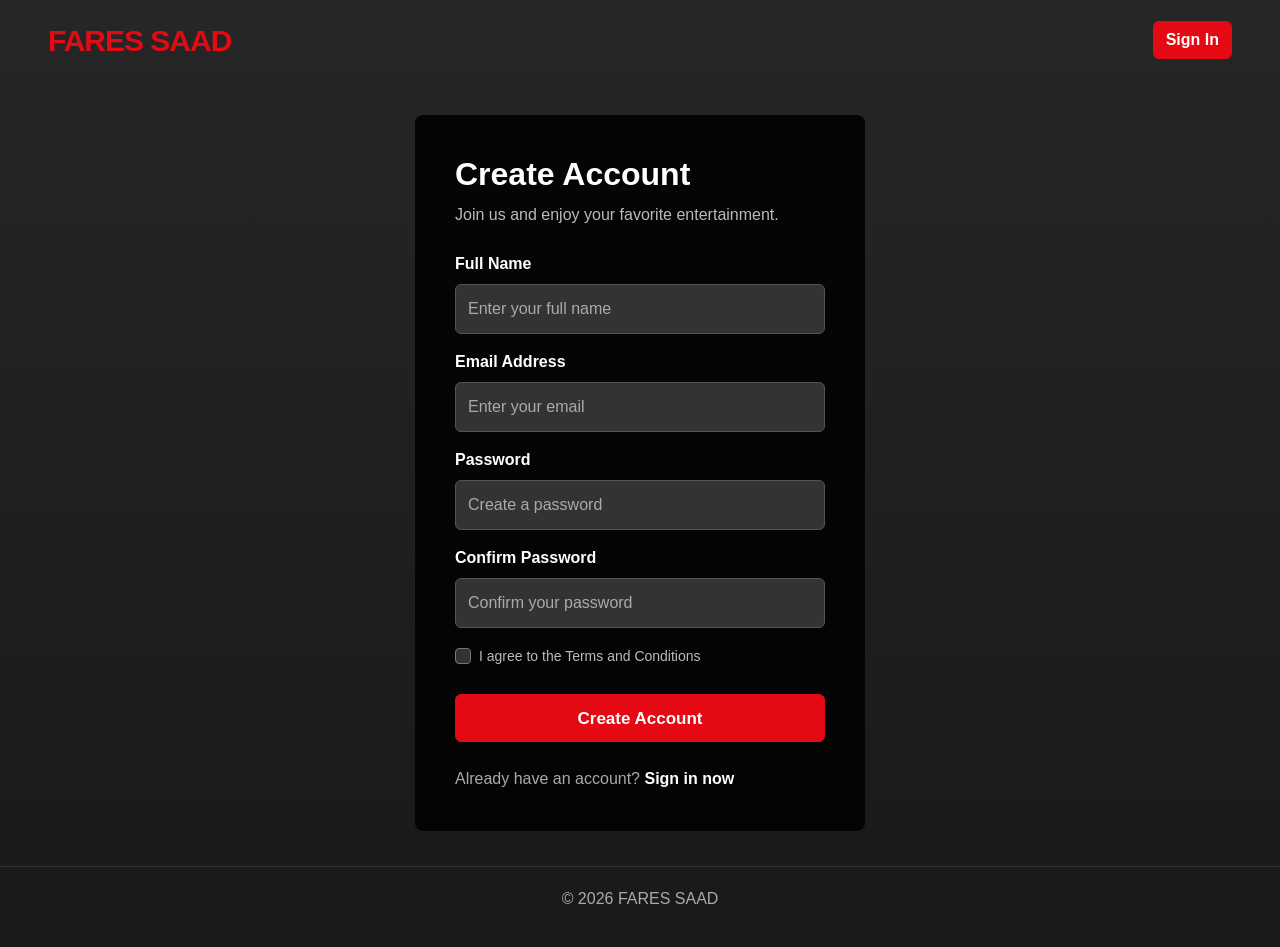
<file: login.html>
<!DOCTYPE html>
<html lang="en">
<head>
    <meta charset="UTF-8">
    <meta name="viewport" content="width=device-width, initial-scale=1.0">

    <title>Register | FARES SAAD</title>

    <!-- Bootstrap CSS -->
    <link href="https://cdn.jsdelivr.net/npm/bootstrap@5.3.3/dist/css/bootstrap.min.css" rel="stylesheet">

    <!-- Main CSS -->
    <link rel="stylesheet" href="style.css">
</head>

<body class="auth-page">

    <!-- Navbar -->
    <nav class="navbar container-fluid px-4 px-lg-5">
        <a class="brand" href="index.html">FARES SAAD</a>
        <a href="login.html" class="btn btn-danger">Sign In</a>
    </nav>

    <!-- Register Form -->
    <main class="auth-container">

        <div class="auth-box">

            <h1>Create Account</h1>

            <p class="auth-subtitle">
                Join us and enjoy your favorite entertainment.
            </p>

            <form id="registerForm">

                <div class="mb-3">
                    <label for="fullName" class="form-label">Full Name</label>
                    <input
                        type="text"
                        class="form-control"
                        id="fullName"
                        placeholder="Enter your full name"
                        required
                    >
                </div>

                <div class="mb-3">
                    <label for="email" class="form-label">Email Address</label>
                    <input
                        type="email"
                        class="form-control"
                        id="email"
                        placeholder="Enter your email"
                        required
                    >
                </div>

                <div class="mb-3">
                    <label for="password" class="form-label">Password</label>
                    <input
                        type="password"
                        class="form-control"
                        id="password"
                        placeholder="Create a password"
                        minlength="6"
                        required
                    >
                </div>

                <div class="mb-3">
                    <label for="confirmPassword" class="form-label">
                        Confirm Password
                    </label>

                    <input
                        type="password"
                        class="form-control"
                        id="confirmPassword"
                        placeholder="Confirm your password"
                        minlength="6"
                        required
                    >
                </div>

                <div class="form-check mb-3">
                    <input
                        class="form-check-input"
                        type="checkbox"
                        id="terms"
                        required
                    >

                    <label class="form-check-label" for="terms">
                        I agree to the Terms and Conditions
                    </label>
                </div>

                <button type="submit" class="btn btn-danger w-100">
                    Create Account
                </button>

                <p id="registerMessage" class="mt-3"></p>

            </form>

            <div class="auth-footer">
                Already have an account?
                <a href="login.html">Sign in now</a>
            </div>

        </div>

    </main>

    <!-- Footer -->
    <footer class="auth-bottom text-center">
        <p>©️ 2026 FARES SAAD</p>
    </footer>

    <!-- Bootstrap JS -->
    <script src="https://cdn.jsdelivr.net/npm/bootstrap@5.3.3/dist/js/bootstrap.bundle.min.js"></script>

    <!-- Main JavaScript -->
    <script src="main.js"></script>

</body>
</html>
</file>
<file: style.css>
/* ==============================
   GENERAL SETTINGS
============================== */

* {
    margin: 0;
    padding: 0;
    box-sizing: border-box;
}

html {
    scroll-behavior: smooth;
}

body {
    background-color: #000;
    color: #fff;
    font-family: Arial, Helvetica, sans-serif;
}

a {
    text-decoration: none;
}

/* ==============================
   NAVBAR
============================== */

.navbar {
    min-height: 80px;
    z-index: 10;
}

.brand {
    color: #e50914;
    font-size: 30px;
    font-weight: 900;
    letter-spacing: -1px;
}

.brand:hover {
    color: #e50914;
}

.btn-danger {
    background-color: #e50914;
    border-color: #e50914;
    font-weight: bold;
}

.btn-danger:hover {
    background-color: #b20710;
    border-color: #b20710;
}

/* ==============================
   HERO SECTION
============================== */

/* Hero Section Background */
.hero-section {
    height: 100vh;

    background-image:
        linear-gradient(
            rgba(0, 0, 0, 0.60),
            rgba(0, 0, 0, 0.60)
        ),
        url("image/o1.png");

    background-size: cover;
    background-position: center;
    background-repeat: no-repeat;
}

.hero-shade {
    position: absolute;
    inset: 0;
    background: linear-gradient(
        to bottom,
        rgba(0, 0, 0, 0.65),
        rgba(0, 0, 0, 0.55),
        #000
    );
}

.hero-content {
    position: relative;
    z-index: 2;
    margin: auto;
    padding: 100px 15px;
    max-width: 950px;
}

.hero-content h1 {
    font-size: clamp(35px, 5vw, 60px);
    font-weight: 900;
    line-height: 1.15;
    margin-bottom: 20px;
}

.hero-content h2 {
    font-size: 24px;
    margin-bottom: 25px;
}

.hero-content p {
    font-size: 18px;
    margin-bottom: 20px;
}

/* ==============================
   EMAIL FORM
============================== */

.email-form {
    display: flex;
    gap: 10px;
    max-width: 650px;
}

.email-form .form-control {
    min-height: 58px;
    background-color: rgba(30, 30, 30, 0.8);
    color: #fff;
    border: 1px solid #888;
    font-size: 16px;
}

.email-form .form-control::placeholder {
    color: #ccc;
}

.email-form .form-control:focus {
    background-color: rgba(30, 30, 30, 0.9);
    color: #fff;
    border-color: #fff;
    box-shadow: none;
}

.email-form .btn {
    min-width: 170px;
    font-size: 20px;
    white-space: nowrap;
}

/* ==============================
   FEATURES
============================== */

.feature {
    border-top: 8px solid #222;
    padding: 70px 30px;
    min-height: 420px;
}

.feature-copy {
    padding: 30px;
}

.feature-copy h2 {
    font-size: clamp(30px, 4vw, 48px);
    font-weight: 900;
    margin-bottom: 20px;
}

.feature-copy p {
    font-size: 21px;
    line-height: 1.5;
}

.tv-art,
.phone-art,
.devices-art,
.kids-art {
    min-height: 280px;
    display: flex;
    justify-content: center;
    align-items: center;
    position: relative;
}

/* TV */

.tv-screen {
    width: 320px;
    height: 190px;
    background: linear-gradient(135deg, #272727, #090909);
    border: 9px solid #555;
    border-radius: 12px;
    display: flex;
    flex-direction: column;
    justify-content: center;
    align-items: center;
    box-shadow: 0 0 35px rgba(229, 9, 20, 0.3);
}

.tv-screen span {
    color: #e50914;
    font-size: 18px;
    font-weight: bold;
}

.play-icon {
    font-size: 45px;
    color: #e50914;
}

.tv-stand {
    position: absolute;
    width: 100px;
    height: 15px;
    background: #555;
    bottom: 30px;
    border-radius: 5px;
}

/* Phone */

.phone {
    width: 170px;
    height: 290px;
    border: 7px solid #555;
    border-radius: 25px;
    background: #111;
    padding: 10px;
    position: relative;
    overflow: hidden;
}

.phone-poster {
    height: 190px;
    background-image: url("https://images.unsplash.com/photo-1518709268805-4e9042af9f23?w=500");
    background-size: cover;
    background-position: center;
    border-radius: 12px;
}

.download-line {
    background: #222;
    padding: 8px;
    margin-top: 8px;
    border-radius: 8px;
    display: flex;
    flex-direction: column;
    font-size: 12px;
}

.download-line small {
    color: #aaa;
}

.download-line b {
    color: #e50914;
    position: absolute;
    right: 15px;
    bottom: 15px;
    font-size: 20px;
}

/* Devices */

.device-laptop {
    width: 270px;
    height: 175px;
    border: 9px solid #777;
    border-radius: 10px;
    background: #222;
    padding: 8px;
}

.device-laptop div {
    width: 100%;
    height: 100%;
    background-image: url("https://images.unsplash.com/photo-1485846234645-a62644f84728?w=500");
    background-size: cover;
    background-position: center;
}

.device-tablet {
    width: 100px;
    height: 140px;
    background: #222;
    border: 6px solid #777;
    border-radius: 10px;
    position: absolute;
    right: 30px;
    bottom: 30px;
}

.device-phone {
    width: 55px;
    height: 100px;
    background: #222;
    border: 5px solid #777;
    border-radius: 10px;
    position: absolute;
    left: 30px;
    bottom: 30px;
}

/* Kids */

.kids-art {
    gap: 15px;
    flex-wrap: wrap;
}

.kids-art span {
    width: 90px;
    height: 90px;
    border-radius: 50%;
    background: #e50914;
    display: flex;
    justify-content: center;
    align-items: center;
    font-size: 45px;
}

.kids-art span:nth-child(2) {
    background: #f5a623;
}

.kids-art span:nth-child(3) {
    background: #2675d8;
}

.kids-art span:nth-child(4) {
    background: #39a96b;
}

/* ==============================
   FAQ SECTION
============================== */

.faq-section {
    padding-top: 65px;
    padding-bottom: 65px;
    max-width: 900px;
}

.faq-section h2 {
    font-size: clamp(30px, 4vw, 45px);
    font-weight: 900;
}

.accordion-item {
    background-color: #2d2d2d;
    color: #fff;
    margin-bottom: 8px;
    border: none;
}

.accordion-button {
    background-color: #2d2d2d;
    color: #fff;
    font-size: 21px;
    padding: 22px;
}

.accordion-button:not(.collapsed) {
    background-color: #2d2d2d;
    color: #fff;
    box-shadow: none;
}

.accordion-button::after {
    filter: invert(1);
}

.accordion-button:focus {
    box-shadow: none;
    border-color: transparent;
}

.accordion-body {
    background-color: #2d2d2d;
    color: #fff;
    font-size: 18px;
    line-height: 1.6;
    border-top: 1px solid #000;
}

/* ==============================
   BOTTOM CTA
============================== */

.bottom-cta {
    border-bottom: 8px solid #222;
    padding: 20px 15px 60px;
}

.bottom-cta p {
    font-size: 18px;
    margin-bottom: 20px;
}

/* ==============================
   FOOTER
============================== */

.footer {
    padding-top: 50px;
    padding-bottom: 40px;
    color: #aaa;
}

.footer p {
    margin-bottom: 30px;
}

.footer a {
    color: #aaa;
    display: block;
    font-size: 14px;
    margin-bottom: 15px;
    text-decoration: underline;
}

.footer a:hover {
    color: #fff;
}

.footer small {
    display: block;
    margin-top: 25px;
    font-size: 13px;
}

/* ==============================
   LOGIN & REGISTER PAGES
============================== */

.auth-page {
    min-height: 100vh;
    background:
        linear-gradient(rgba(0, 0, 0, 0.85), rgba(0, 0, 0, 0.9)),
        url("https://images.unsplash.com/photo-1489599849927-2ee91cede3ba?w=1600")
        center / cover fixed;
}

.auth-container {
    min-height: calc(100vh - 140px);
    display: flex;
    justify-content: center;
    align-items: center;
    padding: 35px 15px;
}

.auth-box {
    width: 100%;
    max-width: 450px;
    background: rgba(0, 0, 0, 0.85);
    padding: 40px;
    border-radius: 8px;
}

.auth-box h1 {
    font-size: 32px;
    font-weight: 800;
    margin-bottom: 10px;
}

.auth-subtitle {
    color: #bbb;
    margin-bottom: 25px;
}

.auth-box .form-label {
    color: #fff;
    font-weight: 600;
}

.auth-box .form-control {
    min-height: 50px;
    background: #333;
    color: #fff;
    border: 1px solid #555;
}

.auth-box .form-control::placeholder {
    color: #aaa;
}

.auth-box .form-control:focus {
    background: #333;
    color: #fff;
    border-color: #fff;
    box-shadow: none;
}

.auth-box .form-check-label {
    color: #bbb;
    font-size: 14px;
}

.auth-box .form-check-input {
    background-color: #333;
    border-color: #777;
}

.auth-box .form-check-input:checked {
    background-color: #e50914;
    border-color: #e50914;
}

.auth-box .btn {
    min-height: 48px;
    font-size: 17px;
    margin-top: 10px;
}

.auth-footer {
    color: #aaa;
    margin-top: 25px;
}

.auth-footer a {
    color: #fff;
    font-weight: bold;
}

.auth-footer a:hover {
    text-decoration: underline;
}

.auth-bottom {
    color: #aaa;
    padding: 20px;
    border-top: 1px solid #333;
}

#registerMessage,
#loginMessage {
    font-size: 14px;
}

/* ==============================
   RESPONSIVE DESIGN
============================== */

@media (max-width: 768px) {

    .hero {
        min-height: 650px;
    }

    .poster-wall {
        grid-template-columns: repeat(3, 1fr);
        grid-template-rows: repeat(6, 200px);
    }

    .brand {
        font-size: 22px;
    }

    .hero-content {
        padding: 70px 20px;
    }

    .hero-content h1 {
        font-size: 36px;
    }

    .hero-content h2 {
        font-size: 20px;
    }

    .hero-content p {
        font-size: 16px;
    }

    .email-form {
        flex-direction: column;
    }

    .email-form .btn {
        width: 100%;
        min-height: 50px;
    }

    .feature {
        text-align: center;
        padding: 45px 20px;
    }

    .feature-copy {
        padding: 20px 10px;
    }

    .feature-copy p {
        font-size: 18px;
    }

    .tv-art,
    .phone-art,
    .devices-art,
    .kids-art {
        min-height: 250px;
    }

    .accordion-button {
        font-size: 17px;
        padding: 18px;
    }

    .accordion-body {
        font-size: 16px;
    }

    .auth-box {
        padding: 28px 22px;
    }

    .auth-box h1 {
        font-size: 28px;
    }

}

@media (max-width: 400px) {

    .brand {
        font-size: 18px;
    }

    .navbar {
        padding-left: 15px !important;
        padding-right: 15px !important;
    }

    .hero-content h1 {
        font-size: 30px;
    }

    .tv-screen {
        width: 260px;
        height: 160px;
    }

    .device-laptop {
        width: 220px;
        height: 145px;
    }

}
</file>
